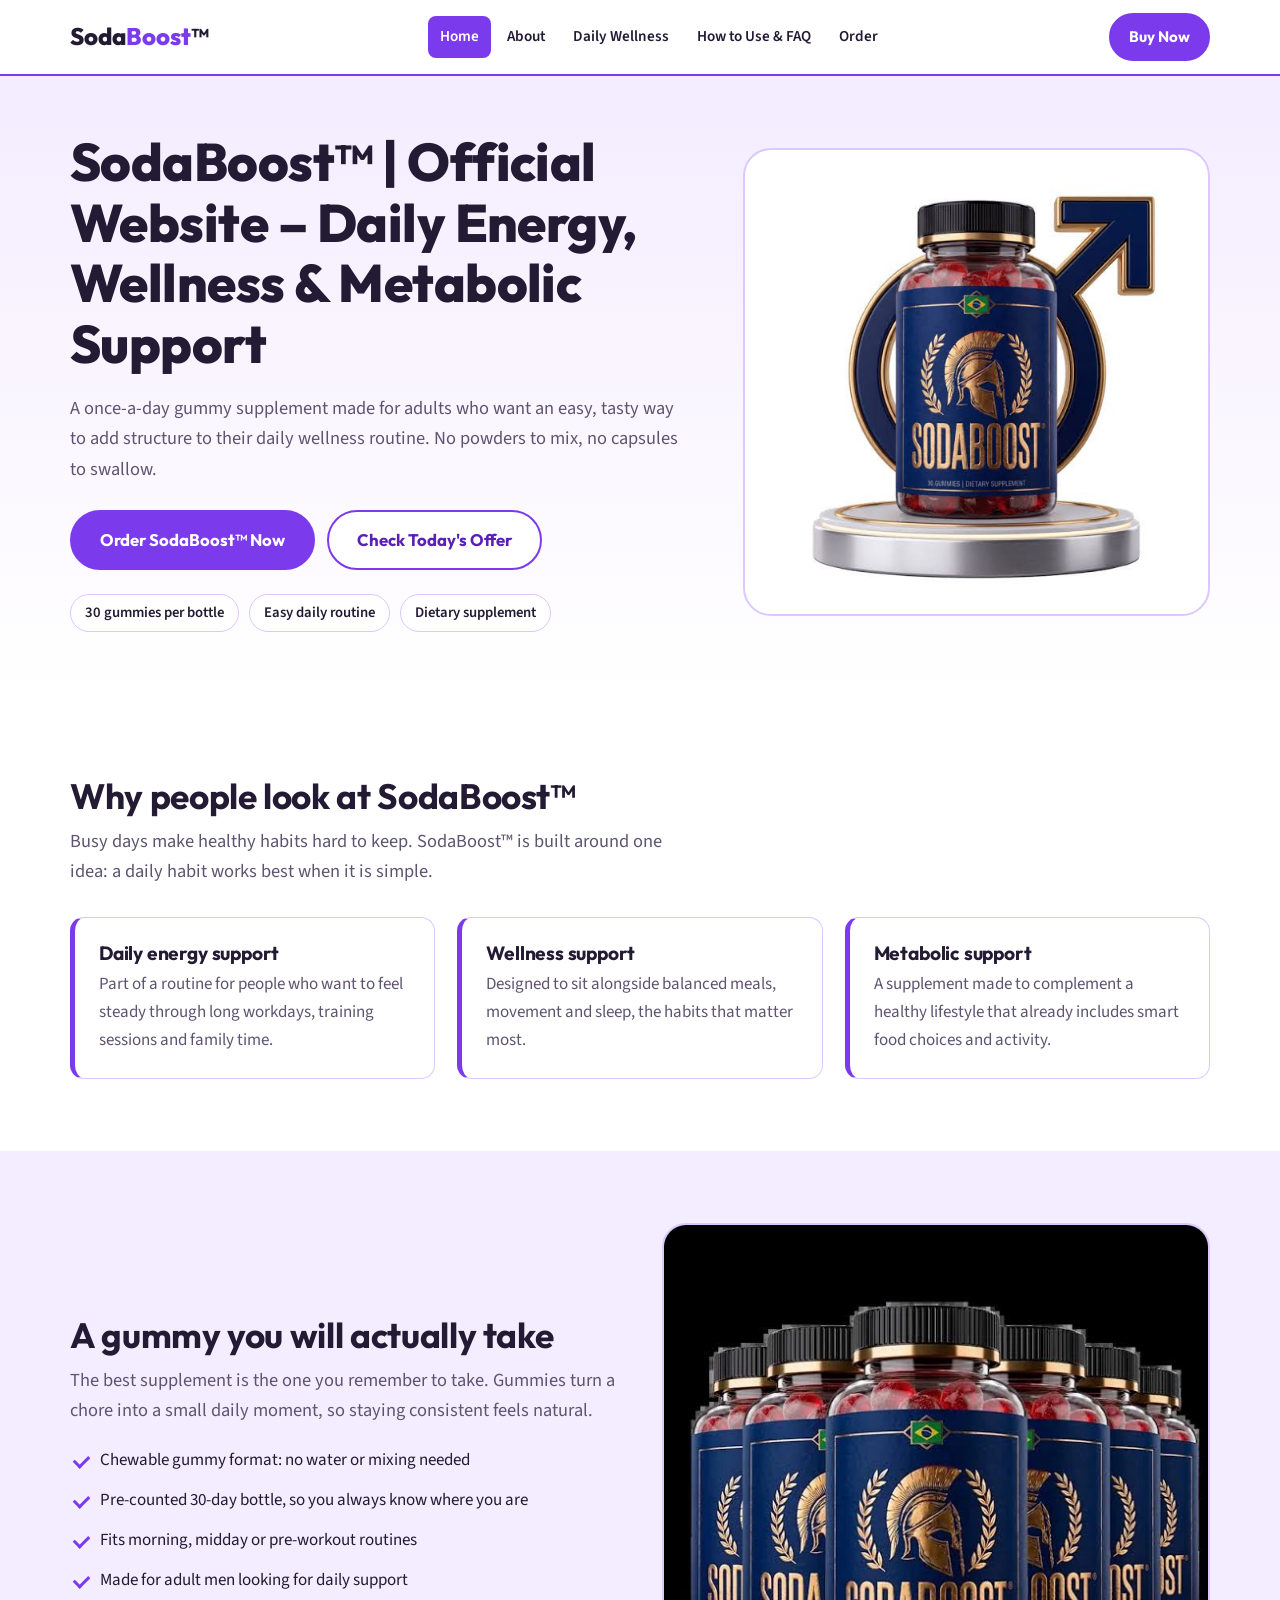
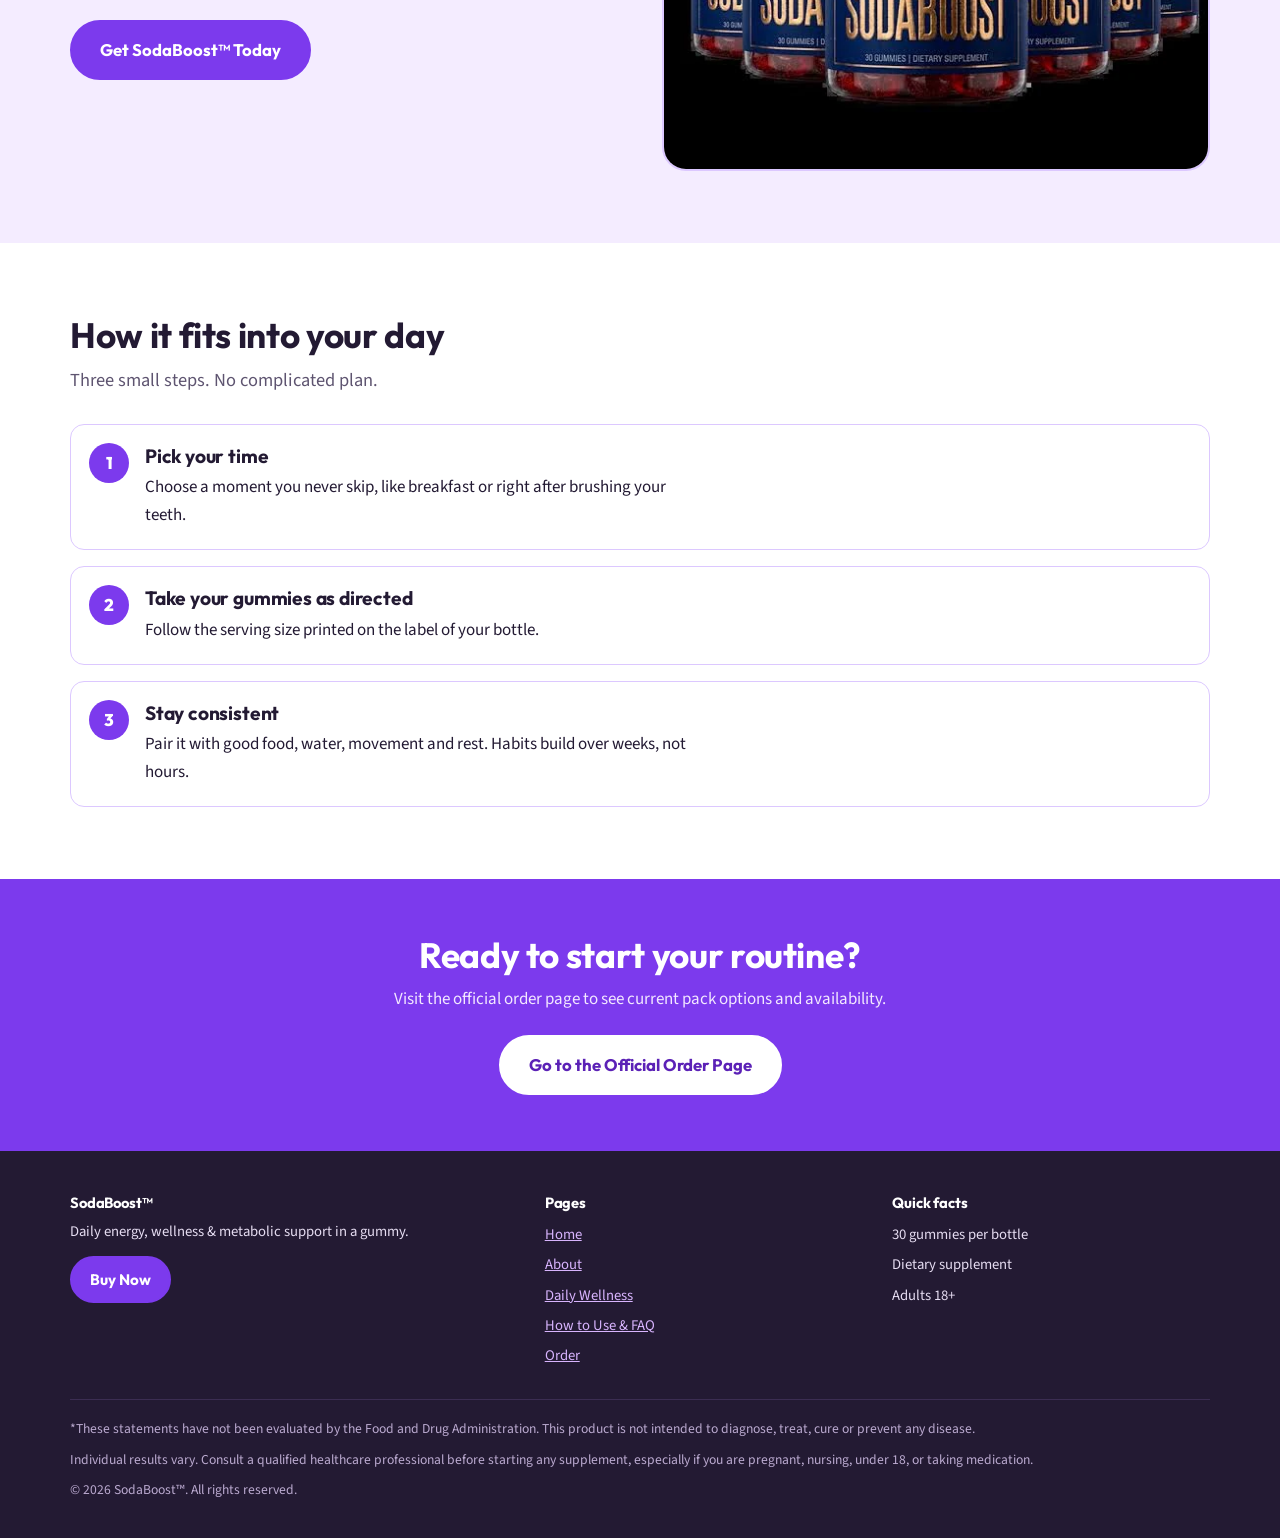
<file: index.html>
<!DOCTYPE html>
<html lang="en">
<head>
<meta charset="UTF-8">
<meta name="viewport" content="width=device-width, initial-scale=1">
<title>SodaBoost™ | Official Website – Daily Energy, Wellness & Metabolic Support</title>
<meta name="description" content="SodaBoost™ gummies: a daily dietary supplement made to fit a routine focused on energy, wellness and metabolic support.">
<link rel="preconnect" href="https://fonts.googleapis.com">
<link rel="preconnect" href="https://fonts.gstatic.com" crossorigin>
<link href="https://fonts.googleapis.com/css2?family=Outfit:wght@600;700;800&family=Source+Sans+3:wght@400;600;700&display=swap" rel="stylesheet">
<link rel="stylesheet" href="style.css">
</head>
<body>

<header class="site-header">
  <div class="header-in">
    <a class="brand" href="#home">Soda<span>Boost</span>™</a>
    <nav aria-label="Main">
      <ul>
        <li><a href="#home">Home</a></li>
        <li><a href="#about">About</a></li>
        <li><a href="#wellness">Daily Wellness</a></li>
        <li><a href="#faq">How to Use &amp; FAQ</a></li>
        <li><a href="#order">Order</a></li>
      </ul>
    </nav>
    <a class="btn btn-small" href="https://taptobuynow.com/sodaboost/">Buy Now</a>
  </div>
</header>

<main>

<!-- ============ PAGE 1: HOME ============ -->
<section class="page" id="home">
  <div class="hero">
    <div class="wrap hero-grid">
      <div>
        <h1>SodaBoost™ | Official Website – Daily Energy, Wellness &amp; Metabolic Support</h1>
        <p class="lead">A once-a-day gummy supplement made for adults who want an easy, tasty way to add structure to their daily wellness routine. No powders to mix, no capsules to swallow.</p>
        <div class="btn-row">
          <a class="btn" href="https://taptobuynow.com/sodaboost/">Order SodaBoost™ Now</a>
          <a class="btn ghost" href="https://taptobuynow.com/sodaboost/">Check Today's Offer</a>
        </div>
        <ul class="trust">
          <li>30 gummies per bottle</li>
          <li>Easy daily routine</li>
          <li>Dietary supplement</li>
        </ul>
      </div>
      <div class="hero-img"><img src="[data-uri]" alt="SodaBoost bottle containing 30 red gummies, shown on a display stand" width="554" height="554"></div>
    </div>
  </div>

  <div class="section">
    <div class="wrap">
      <h2>Why people look at SodaBoost™</h2>
      <p class="lead">Busy days make healthy habits hard to keep. SodaBoost™ is built around one idea: a daily habit works best when it is simple.</p>
      <div class="grid g3">
        <div class="card"><h3>Daily energy support</h3><p>Part of a routine for people who want to feel steady through long workdays, training sessions and family time.</p></div>
        <div class="card"><h3>Wellness support</h3><p>Designed to sit alongside balanced meals, movement and sleep, the habits that matter most.</p></div>
        <div class="card"><h3>Metabolic support</h3><p>A supplement made to complement a healthy lifestyle that already includes smart food choices and activity.</p></div>
      </div>
    </div>
  </div>

  <div class="section tint">
    <div class="wrap split">
      <div>
        <h2>A gummy you will actually take</h2>
        <p class="lead">The best supplement is the one you remember to take. Gummies turn a chore into a small daily moment, so staying consistent feels natural.</p>
        <ul class="ticks">
          <li>Chewable gummy format: no water or mixing needed</li>
          <li>Pre-counted 30-day bottle, so you always know where you are</li>
          <li>Fits morning, midday or pre-workout routines</li>
          <li>Made for adult men looking for daily support</li>
        </ul>
        <p style="margin-top:20px"><a class="btn" href="https://taptobuynow.com/sodaboost/">Get SodaBoost™ Today</a></p>
      </div>
      <img src="[data-uri]" alt="Six bottles of SodaBoost gummy dietary supplement" width="554" height="554">
    </div>
  </div>

  <div class="section">
    <div class="wrap">
      <h2>How it fits into your day</h2>
      <p class="lead">Three small steps. No complicated plan.</p>
      <ol class="steps">
        <li><h3>Pick your time</h3><p>Choose a moment you never skip, like breakfast or right after brushing your teeth.</p></li>
        <li><h3>Take your gummies as directed</h3><p>Follow the serving size printed on the label of your bottle.</p></li>
        <li><h3>Stay consistent</h3><p>Pair it with good food, water, movement and rest. Habits build over weeks, not hours.</p></li>
      </ol>
    </div>
  </div>

  <div class="cta-band">
    <div class="wrap">
      <h2>Ready to start your routine?</h2>
      <p>Visit the official order page to see current pack options and availability.</p>
      <a class="btn" href="https://taptobuynow.com/sodaboost/">Go to the Official Order Page</a>
    </div>
  </div>
</section>

<!-- ============ PAGE 2: ABOUT ============ -->
<section class="page" id="about">
  <div class="page-head"><div class="wrap">
    <h1>About SodaBoost™</h1>
    <p class="lead">The idea, the format and the standards behind the brand.</p>
  </div></div>

  <div class="section">
    <div class="wrap split">
      <div>
        <h2>Our story</h2>
        <p>SodaBoost™ started with a simple observation: many adults want daily support for energy and wellness, but they are tired of complicated routines, chalky powders and oversized pills.</p>
        <p style="margin-top:14px">So the goal became a chewable gummy supplement that is easy to take, easy to remember and easy to fit around a real schedule. The bottle design, with its bold spartan emblem and laurel wreath, reflects the brand's focus on discipline and consistency.</p>
        <p style="margin-top:14px">Each bottle holds 30 gummies, one for each day of a month-long routine.</p>
      </div>
      <img src="[data-uri]" alt="SodaBoost supplement bottle" width="554" height="554">
    </div>
  </div>

  <div class="section tint">
    <div class="wrap">
      <h2>What we stand for</h2>
      <div class="grid g4">
        <div class="card"><h3>Simplicity</h3><p>One format, one daily habit, clear directions on the label.</p></div>
        <div class="card"><h3>Consistency</h3><p>Real routines are built by showing up every day, not by quick fixes.</p></div>
        <div class="card"><h3>Transparency</h3><p>We describe what a supplement is meant to do: support, not cure or treat.</p></div>
        <div class="card"><h3>Responsibility</h3><p>We encourage people to read labels and speak with a healthcare professional.</p></div>
      </div>
    </div>
  </div>

  <div class="section">
    <div class="wrap">
      <h2>Who SodaBoost™ is made for</h2>
      <div class="grid g2">
        <div class="card"><h3>Active adults</h3><p>People who train, play sports or stay on their feet and want to add a supplement step to their routine.</p></div>
        <div class="card"><h3>Busy professionals</h3><p>Anyone juggling work, family and travel who needs a habit that takes seconds.</p></div>
        <div class="card"><h3>Gummy fans</h3><p>Men who prefer chewable supplements over capsules, tablets or powders.</p></div>
        <div class="card"><h3>Routine builders</h3><p>People who like a clear 30-day plan and want to track their progress with a pre-counted bottle.</p></div>
      </div>
      <p class="notice">SodaBoost™ is intended for adults 18 and over. Not recommended for anyone under 18.</p>
    </div>
  </div>

  <div class="cta-band">
    <div class="wrap">
      <h2>Learn more or place your order</h2>
      <p>The official page lists current packs and ordering details.</p>
      <a class="btn" href="https://taptobuynow.com/sodaboost/">Order SodaBoost™</a>
    </div>
  </div>
</section>

<!-- ============ PAGE 3: DAILY WELLNESS ============ -->
<section class="page" id="wellness">
  <div class="page-head"><div class="wrap">
    <h1>Daily Wellness</h1>
    <p class="lead">A supplement works best as one part of a bigger picture. Here are the habits that give SodaBoost™ the best foundation.</p>
  </div></div>

  <div class="section">
    <div class="wrap">
      <h2>Energy: build it from the ground up</h2>
      <p class="lead">Steady energy comes mostly from daily choices. A gummy supplement can sit on top of these basics.</p>
      <div class="grid g3">
        <div class="card"><h3>Sleep</h3><p>Aim for a regular sleep schedule. Consistent bed and wake times help you feel more alert during the day.</p></div>
        <div class="card"><h3>Hydration</h3><p>Even mild dehydration can make you feel tired. Keep water within reach and sip through the day.</p></div>
        <div class="card"><h3>Balanced meals</h3><p>Combine protein, fibre and healthy fats to avoid big swings between meals.</p></div>
      </div>
    </div>
  </div>

  <div class="section tint">
    <div class="wrap">
      <h2>Metabolic support: small habits, steady effort</h2>
      <p class="lead">"Metabolic support" describes a lifestyle approach, not a magic switch. These everyday actions matter most.</p>
      <ul class="ticks">
        <li>Walk after meals, even for 10 minutes</li>
        <li>Choose whole foods more often than ultra-processed snacks</li>
        <li>Strength train two to three times a week if your doctor agrees</li>
        <li>Limit sugary drinks and keep portions sensible</li>
        <li>Get regular check-ups and discuss supplements with your doctor</li>
      </ul>
    </div>
  </div>

  <div class="section">
    <div class="wrap">
      <h2>A sample day with SodaBoost™</h2>
      <div class="table-scroll">
      <table>
        <thead><tr><th>Time</th><th>Habit</th><th>Why it helps</th></tr></thead>
        <tbody>
          <tr><td>Morning</td><td>Glass of water, breakfast, then your gummies as directed</td><td>Pairs the supplement with a habit you already do</td></tr>
          <tr><td>Midday</td><td>Balanced lunch and a 10-minute walk</td><td>Supports steady energy for the afternoon</td></tr>
          <tr><td>Afternoon</td><td>Water and a protein-rich snack</td><td>Helps avoid the mid-day slump</td></tr>
          <tr><td>Evening</td><td>Light activity, relaxed dinner, screens off early</td><td>Prepares your body for good sleep</td></tr>
        </tbody>
      </table>
      </div>
    </div>
  </div>

  <div class="section tint">
    <div class="wrap">
      <h2>Your 30-day routine</h2>
      <ol class="steps">
        <li><h3>Week 1: Settle in</h3><p>Pick your daily time and set a phone reminder. Focus only on remembering.</p></li>
        <li><h3>Week 2: Add movement</h3><p>Add a short walk or workout three days a week.</p></li>
        <li><h3>Week 3: Tidy your plate</h3><p>Swap one processed snack a day for a whole food option.</p></li>
        <li><h3>Week 4: Review</h3><p>Note how you feel, how consistent you were and what to keep going.</p></li>
      </ol>
      <p style="margin-top:26px"><a class="btn" href="https://taptobuynow.com/sodaboost/">Start My 30-Day Routine</a></p>
    </div>
  </div>
</section>

<!-- ============ PAGE 4: HOW TO USE & FAQ ============ -->
<section class="page" id="faq">
  <div class="page-head"><div class="wrap">
    <h1>How to Use &amp; FAQ</h1>
    <p class="lead">Clear answers to the questions we hear most.</p>
  </div></div>

  <div class="section">
    <div class="wrap">
      <h2>How to use SodaBoost™</h2>
      <ol class="steps">
        <li><h3>Read the label</h3><p>Check the Supplement Facts panel, serving size and ingredient list on your bottle before you start.</p></li>
        <li><h3>Take as directed</h3><p>Use only the serving size shown on the label. Taking more does not mean better results.</p></li>
        <li><h3>Keep it regular</h3><p>Take it at the same time each day, with or without food as the label advises.</p></li>
        <li><h3>Store it well</h3><p>Keep the bottle tightly closed in a cool, dry place away from direct sun and out of reach of children.</p></li>
      </ol>
    </div>
  </div>

  <div class="section tint">
    <div class="wrap">
      <h2>Frequently asked questions</h2>

      <details><summary>What is SodaBoost™?</summary><p>SodaBoost™ is a gummy dietary supplement sold in bottles of 30 gummies. It is made to support a daily routine focused on energy, wellness and metabolic health.</p></details>

      <details><summary>Who can take it?</summary><p>It is made for adults 18 and over. If you are pregnant, nursing, taking medication or have a medical condition, speak with your healthcare professional before use.</p></details>

      <details><summary>How many gummies should I take?</summary><p>Follow the serving size printed on your bottle. Do not exceed the recommended amount.</p></details>

      <details><summary>How long does one bottle last?</summary><p>Each bottle contains 30 gummies. At the labelled serving size, check the label to see how many days that covers.</p></details>

      <details><summary>When will I notice a difference?</summary><p>Everyone is different. Supplements are not instant, and results depend on diet, sleep, activity and individual factors. Consistency over several weeks is a sensible way to judge your own routine.</p></details>

      <details><summary>Can I take it with other supplements or medicines?</summary><p>Ask your doctor or pharmacist before combining any supplements with medication or other products.</p></details>

      <details><summary>Does SodaBoost™ replace healthy habits?</summary><p>No. It is a supplement, not a substitute for balanced meals, exercise, sleep or medical care.</p></details>

      <details><summary>Does it treat or cure any condition?</summary><p>No. SodaBoost™ is a dietary supplement. It is not intended to diagnose, treat, cure or prevent any disease.</p></details>

      <details><summary>Where do I order?</summary><p>Orders are placed through the official order page. Use any button on this site to go there and see current packs and availability.</p></details>

      <details><summary>What if I have questions about my order?</summary><p>Contact details, shipping terms and any return policy are shown on the official order page. Please review them before purchasing.</p></details>

      <p style="margin-top:28px"><a class="btn" href="https://taptobuynow.com/sodaboost/">Visit the Official Order Page</a></p>
    </div>
  </div>
</section>

<!-- ============ PAGE 5: ORDER ============ -->
<section class="page" id="order">
  <div class="page-head"><div class="wrap">
    <h1>Order SodaBoost™</h1>
    <p class="lead">Choose the pack that suits your routine. Final pricing, availability and terms are shown on the official order page.</p>
  </div></div>

  <div class="section">
    <div class="wrap">
      <div class="split">
        <img src="[data-uri]" alt="Multiple bottles of SodaBoost gummies" width="554" height="554">
        <div>
          <h2>Stock up and stay consistent</h2>
          <p class="lead">A daily routine works best when you never run out. Multi-bottle packs let you plan ahead for several months.</p>
          <ul class="ticks">
            <li>30 gummies in every bottle</li>
            <li>Convenient chewable format</li>
            <li>Order directly from the official page</li>
            <li>Review pricing and terms before you buy</li>
          </ul>
          <p style="margin-top:20px"><a class="btn" href="https://taptobuynow.com/sodaboost/">Order Now</a></p>
        </div>
      </div>

      <div class="grid g3">
        <div class="card pack"><h3>Starter</h3><p>One bottle for a 30-day trial of your new routine.</p><a class="btn btn-small" href="https://taptobuynow.com/sodaboost/">Select Starter</a></div>
        <div class="card pack best"><span class="tag">Popular choice</span><h3>Multi-Bottle Pack</h3><p>Plan ahead for a few months of consistent use.</p><a class="btn btn-small" href="https://taptobuynow.com/sodaboost/">Select Multi-Bottle</a></div>
        <div class="card pack"><h3>Best for Long Term</h3><p>The largest pack, for people committed to a longer routine.</p><a class="btn btn-small" href="https://taptobuynow.com/sodaboost/">Select Largest Pack</a></div>
      </div>

      <h2 style="margin-top:56px">Before you order</h2>
      <ul class="ticks">
        <li>Confirm you are 18 or older</li>
        <li>Speak with your healthcare professional if you have a health condition or take medication</li>
        <li>Check shipping, returns and contact details on the official order page</li>
        <li>Buy only from the official link on this site</li>
      </ul>
    </div>
  </div>

  <div class="cta-band">
    <div class="wrap">
      <h2>Take the next step</h2>
      <p>Go to the official page to see current packs and complete your order.</p>
      <a class="btn" href="https://taptobuynow.com/sodaboost/">Order SodaBoost™ Now</a>
    </div>
  </div>
</section>

</main>

<footer>
  <div class="wrap">
    <div class="foot-grid">
      <div>
        <h4>SodaBoost™</h4>
        <p>Daily energy, wellness &amp; metabolic support in a gummy.</p>
        <p style="margin-top:12px"><a class="btn btn-small" href="https://taptobuynow.com/sodaboost/">Buy Now</a></p>
      </div>
      <div>
        <h4>Pages</h4>
        <ul>
          <li><a href="#home">Home</a></li>
          <li><a href="#about">About</a></li>
          <li><a href="#wellness">Daily Wellness</a></li>
          <li><a href="#faq">How to Use &amp; FAQ</a></li>
          <li><a href="#order">Order</a></li>
        </ul>
      </div>
      <div>
        <h4>Quick facts</h4>
        <ul>
          <li>30 gummies per bottle</li>
          <li>Dietary supplement</li>
          <li>Adults 18+</li>
        </ul>
      </div>
    </div>
    <div class="legal">
      <p>*These statements have not been evaluated by the Food and Drug Administration. This product is not intended to diagnose, treat, cure or prevent any disease.</p>
      <p>Individual results vary. Consult a qualified healthcare professional before starting any supplement, especially if you are pregnant, nursing, under 18, or taking medication.</p>
      <p>&copy; 2026 SodaBoost™. All rights reserved.</p>
    </div>
  </div>
</footer>

</body>
</html>
</file>
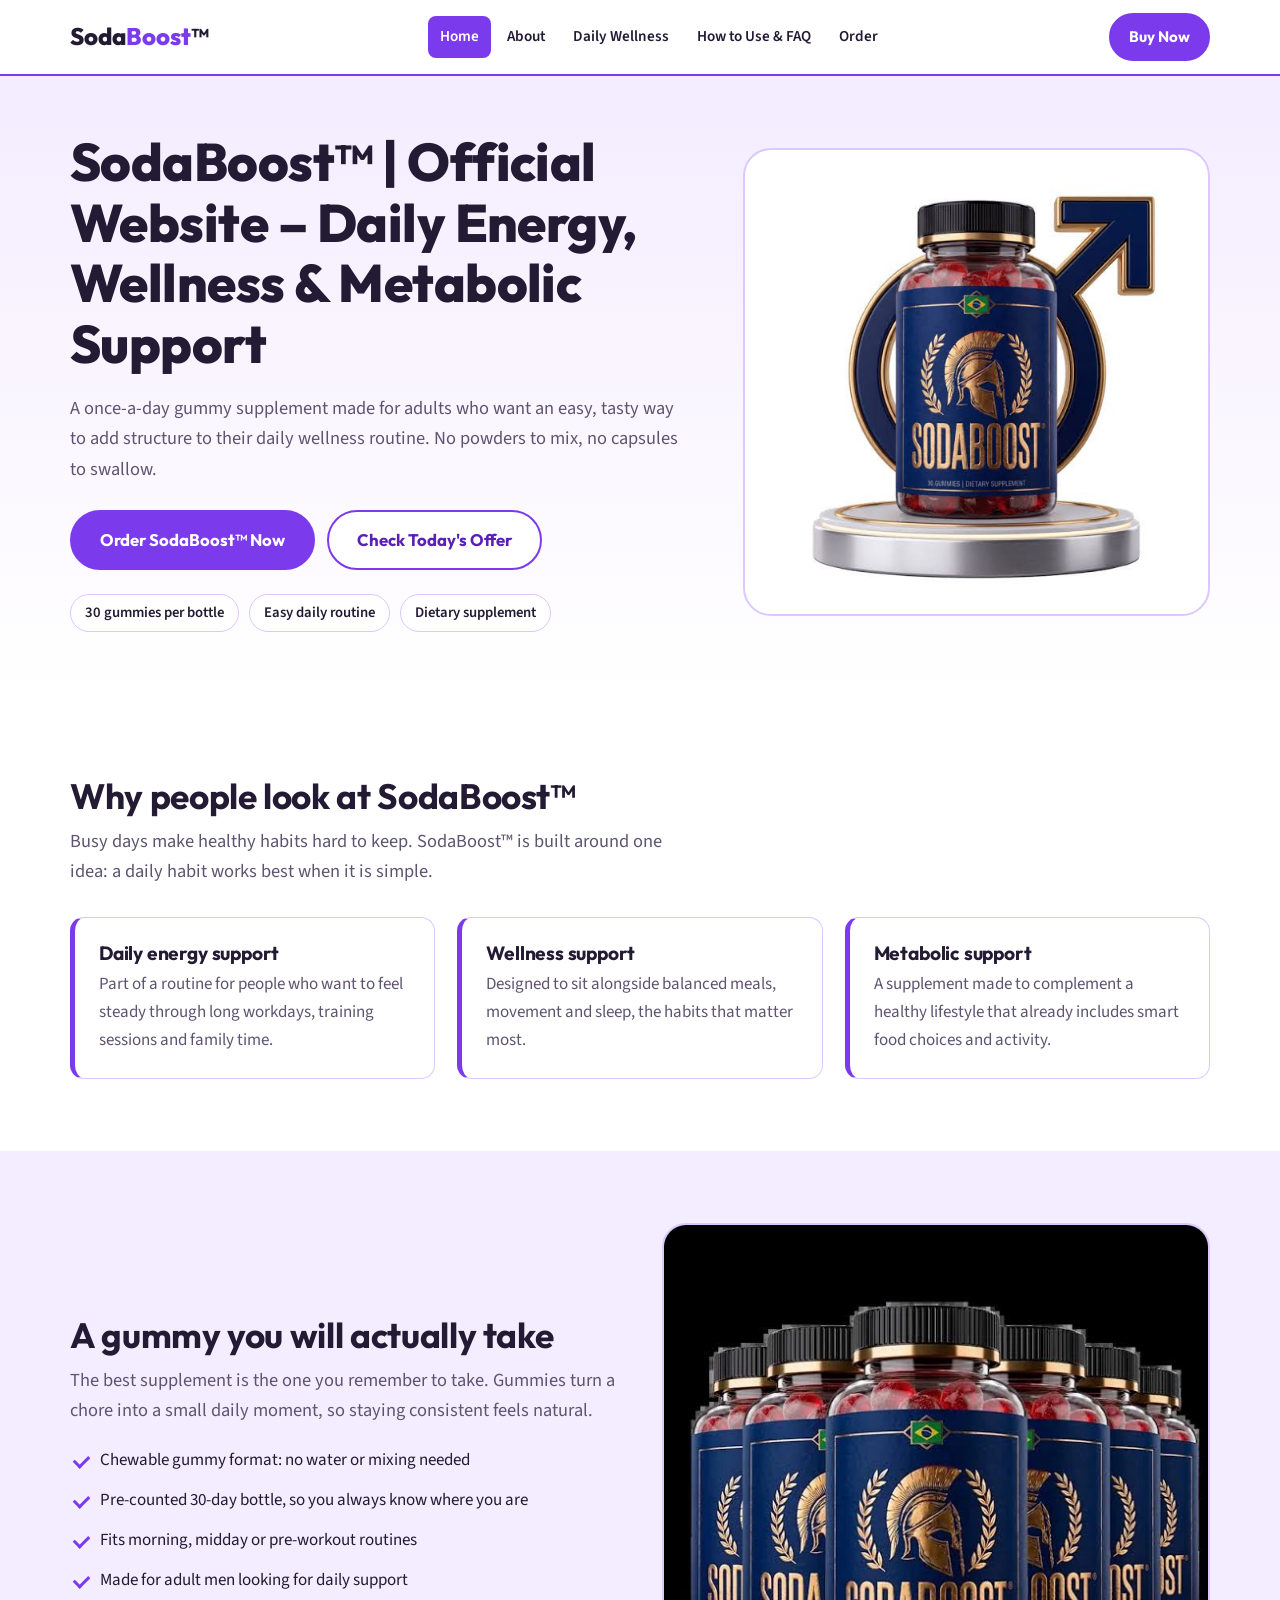
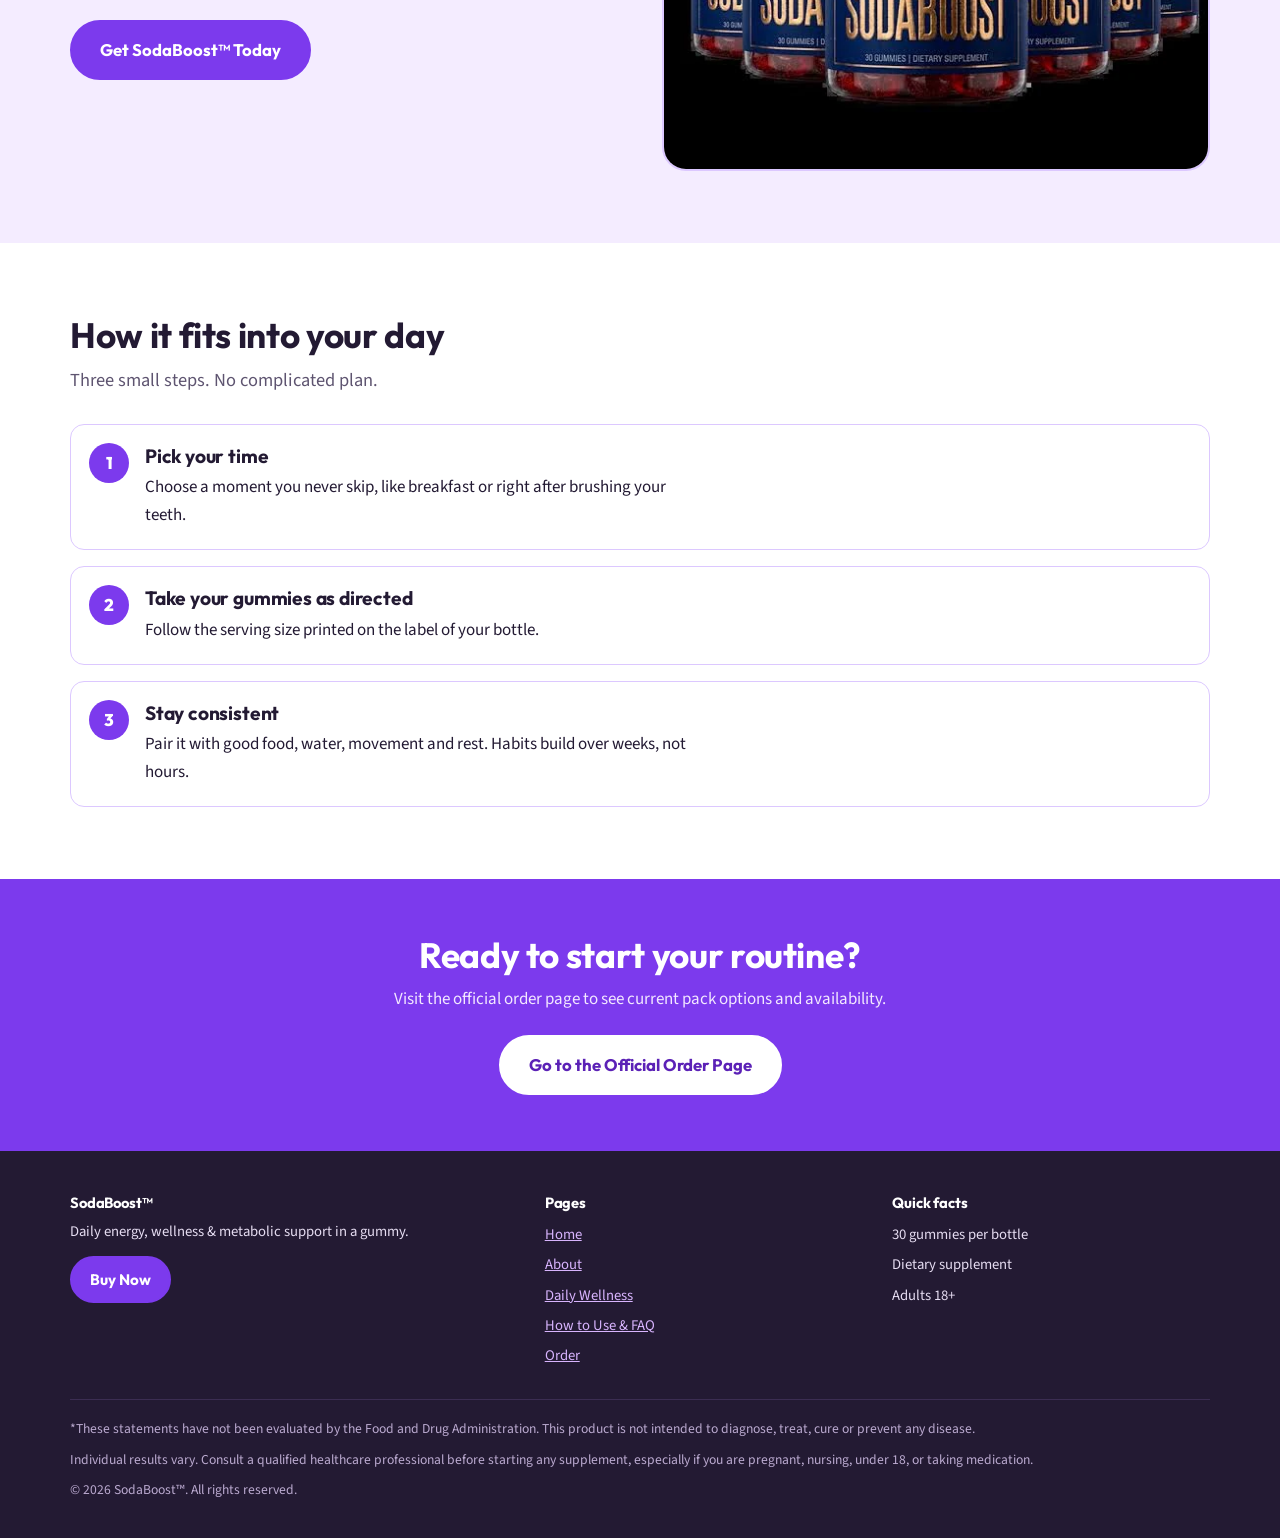
<file: index-purple.html>
<!DOCTYPE html>
<html lang="en">
<head>
<meta charset="UTF-8">
<meta name="viewport" content="width=device-width, initial-scale=1">
<title>SodaBoost™ | Official Website – Daily Energy, Wellness & Metabolic Support</title>
<meta name="description" content="SodaBoost™ gummies: a daily dietary supplement made to fit a routine focused on energy, wellness and metabolic support.">
<link rel="preconnect" href="https://fonts.googleapis.com">
<link rel="preconnect" href="https://fonts.gstatic.com" crossorigin>
<link href="https://fonts.googleapis.com/css2?family=Outfit:wght@600;700;800&family=Source+Sans+3:wght@400;600;700&display=swap" rel="stylesheet">
<link rel="stylesheet" href="style-purple.css">
</head>
<body>

<header class="site-header">
  <div class="header-in">
    <a class="brand" href="#home">Soda<span>Boost</span>™</a>
    <nav aria-label="Main">
      <ul>
        <li><a href="#home">Home</a></li>
        <li><a href="#about">About</a></li>
        <li><a href="#wellness">Daily Wellness</a></li>
        <li><a href="#faq">How to Use &amp; FAQ</a></li>
        <li><a href="#order">Order</a></li>
      </ul>
    </nav>
    <a class="btn btn-small" href="https://taptobuynow.com/sodaboost/">Buy Now</a>
  </div>
</header>

<main>

<!-- ============ PAGE 1: HOME ============ -->
<section class="page" id="home">
  <div class="hero">
    <div class="wrap hero-grid">
      <div>
        <h1>SodaBoost™ | Official Website – Daily Energy, Wellness &amp; Metabolic Support</h1>
        <p class="lead">A once-a-day gummy supplement made for adults who want an easy, tasty way to add structure to their daily wellness routine. No powders to mix, no capsules to swallow.</p>
        <div class="btn-row">
          <a class="btn" href="https://taptobuynow.com/sodaboost/">Order SodaBoost™ Now</a>
          <a class="btn ghost" href="https://taptobuynow.com/sodaboost/">Check Today's Offer</a>
        </div>
        <ul class="trust">
          <li>30 gummies per bottle</li>
          <li>Easy daily routine</li>
          <li>Dietary supplement</li>
        </ul>
      </div>
      <div class="hero-img"><img src="[data-uri]" alt="SodaBoost bottle containing 30 red gummies, shown on a display stand" width="554" height="554"></div>
    </div>
  </div>

  <div class="section">
    <div class="wrap">
      <h2>Why people look at SodaBoost™</h2>
      <p class="lead">Busy days make healthy habits hard to keep. SodaBoost™ is built around one idea: a daily habit works best when it is simple.</p>
      <div class="grid g3">
        <div class="card"><h3>Daily energy support</h3><p>Part of a routine for people who want to feel steady through long workdays, training sessions and family time.</p></div>
        <div class="card"><h3>Wellness support</h3><p>Designed to sit alongside balanced meals, movement and sleep, the habits that matter most.</p></div>
        <div class="card"><h3>Metabolic support</h3><p>A supplement made to complement a healthy lifestyle that already includes smart food choices and activity.</p></div>
      </div>
    </div>
  </div>

  <div class="section tint">
    <div class="wrap split">
      <div>
        <h2>A gummy you will actually take</h2>
        <p class="lead">The best supplement is the one you remember to take. Gummies turn a chore into a small daily moment, so staying consistent feels natural.</p>
        <ul class="ticks">
          <li>Chewable gummy format: no water or mixing needed</li>
          <li>Pre-counted 30-day bottle, so you always know where you are</li>
          <li>Fits morning, midday or pre-workout routines</li>
          <li>Made for adult men looking for daily support</li>
        </ul>
        <p style="margin-top:20px"><a class="btn" href="https://taptobuynow.com/sodaboost/">Get SodaBoost™ Today</a></p>
      </div>
      <img src="[data-uri]" alt="Six bottles of SodaBoost gummy dietary supplement" width="554" height="554">
    </div>
  </div>

  <div class="section">
    <div class="wrap">
      <h2>How it fits into your day</h2>
      <p class="lead">Three small steps. No complicated plan.</p>
      <ol class="steps">
        <li><h3>Pick your time</h3><p>Choose a moment you never skip, like breakfast or right after brushing your teeth.</p></li>
        <li><h3>Take your gummies as directed</h3><p>Follow the serving size printed on the label of your bottle.</p></li>
        <li><h3>Stay consistent</h3><p>Pair it with good food, water, movement and rest. Habits build over weeks, not hours.</p></li>
      </ol>
    </div>
  </div>

  <div class="cta-band">
    <div class="wrap">
      <h2>Ready to start your routine?</h2>
      <p>Visit the official order page to see current pack options and availability.</p>
      <a class="btn" href="https://taptobuynow.com/sodaboost/">Go to the Official Order Page</a>
    </div>
  </div>
</section>

<!-- ============ PAGE 2: ABOUT ============ -->
<section class="page" id="about">
  <div class="page-head"><div class="wrap">
    <h1>About SodaBoost™</h1>
    <p class="lead">The idea, the format and the standards behind the brand.</p>
  </div></div>

  <div class="section">
    <div class="wrap split">
      <div>
        <h2>Our story</h2>
        <p>SodaBoost™ started with a simple observation: many adults want daily support for energy and wellness, but they are tired of complicated routines, chalky powders and oversized pills.</p>
        <p style="margin-top:14px">So the goal became a chewable gummy supplement that is easy to take, easy to remember and easy to fit around a real schedule. The bottle design, with its bold spartan emblem and laurel wreath, reflects the brand's focus on discipline and consistency.</p>
        <p style="margin-top:14px">Each bottle holds 30 gummies, one for each day of a month-long routine.</p>
      </div>
      <img src="[data-uri]" alt="SodaBoost supplement bottle" width="554" height="554">
    </div>
  </div>

  <div class="section tint">
    <div class="wrap">
      <h2>What we stand for</h2>
      <div class="grid g4">
        <div class="card"><h3>Simplicity</h3><p>One format, one daily habit, clear directions on the label.</p></div>
        <div class="card"><h3>Consistency</h3><p>Real routines are built by showing up every day, not by quick fixes.</p></div>
        <div class="card"><h3>Transparency</h3><p>We describe what a supplement is meant to do: support, not cure or treat.</p></div>
        <div class="card"><h3>Responsibility</h3><p>We encourage people to read labels and speak with a healthcare professional.</p></div>
      </div>
    </div>
  </div>

  <div class="section">
    <div class="wrap">
      <h2>Who SodaBoost™ is made for</h2>
      <div class="grid g2">
        <div class="card"><h3>Active adults</h3><p>People who train, play sports or stay on their feet and want to add a supplement step to their routine.</p></div>
        <div class="card"><h3>Busy professionals</h3><p>Anyone juggling work, family and travel who needs a habit that takes seconds.</p></div>
        <div class="card"><h3>Gummy fans</h3><p>Men who prefer chewable supplements over capsules, tablets or powders.</p></div>
        <div class="card"><h3>Routine builders</h3><p>People who like a clear 30-day plan and want to track their progress with a pre-counted bottle.</p></div>
      </div>
      <p class="notice">SodaBoost™ is intended for adults 18 and over. Not recommended for anyone under 18.</p>
    </div>
  </div>

  <div class="cta-band">
    <div class="wrap">
      <h2>Learn more or place your order</h2>
      <p>The official page lists current packs and ordering details.</p>
      <a class="btn" href="https://taptobuynow.com/sodaboost/">Order SodaBoost™</a>
    </div>
  </div>
</section>

<!-- ============ PAGE 3: DAILY WELLNESS ============ -->
<section class="page" id="wellness">
  <div class="page-head"><div class="wrap">
    <h1>Daily Wellness</h1>
    <p class="lead">A supplement works best as one part of a bigger picture. Here are the habits that give SodaBoost™ the best foundation.</p>
  </div></div>

  <div class="section">
    <div class="wrap">
      <h2>Energy: build it from the ground up</h2>
      <p class="lead">Steady energy comes mostly from daily choices. A gummy supplement can sit on top of these basics.</p>
      <div class="grid g3">
        <div class="card"><h3>Sleep</h3><p>Aim for a regular sleep schedule. Consistent bed and wake times help you feel more alert during the day.</p></div>
        <div class="card"><h3>Hydration</h3><p>Even mild dehydration can make you feel tired. Keep water within reach and sip through the day.</p></div>
        <div class="card"><h3>Balanced meals</h3><p>Combine protein, fibre and healthy fats to avoid big swings between meals.</p></div>
      </div>
    </div>
  </div>

  <div class="section tint">
    <div class="wrap">
      <h2>Metabolic support: small habits, steady effort</h2>
      <p class="lead">"Metabolic support" describes a lifestyle approach, not a magic switch. These everyday actions matter most.</p>
      <ul class="ticks">
        <li>Walk after meals, even for 10 minutes</li>
        <li>Choose whole foods more often than ultra-processed snacks</li>
        <li>Strength train two to three times a week if your doctor agrees</li>
        <li>Limit sugary drinks and keep portions sensible</li>
        <li>Get regular check-ups and discuss supplements with your doctor</li>
      </ul>
    </div>
  </div>

  <div class="section">
    <div class="wrap">
      <h2>A sample day with SodaBoost™</h2>
      <div class="table-scroll">
      <table>
        <thead><tr><th>Time</th><th>Habit</th><th>Why it helps</th></tr></thead>
        <tbody>
          <tr><td>Morning</td><td>Glass of water, breakfast, then your gummies as directed</td><td>Pairs the supplement with a habit you already do</td></tr>
          <tr><td>Midday</td><td>Balanced lunch and a 10-minute walk</td><td>Supports steady energy for the afternoon</td></tr>
          <tr><td>Afternoon</td><td>Water and a protein-rich snack</td><td>Helps avoid the mid-day slump</td></tr>
          <tr><td>Evening</td><td>Light activity, relaxed dinner, screens off early</td><td>Prepares your body for good sleep</td></tr>
        </tbody>
      </table>
      </div>
    </div>
  </div>

  <div class="section tint">
    <div class="wrap">
      <h2>Your 30-day routine</h2>
      <ol class="steps">
        <li><h3>Week 1: Settle in</h3><p>Pick your daily time and set a phone reminder. Focus only on remembering.</p></li>
        <li><h3>Week 2: Add movement</h3><p>Add a short walk or workout three days a week.</p></li>
        <li><h3>Week 3: Tidy your plate</h3><p>Swap one processed snack a day for a whole food option.</p></li>
        <li><h3>Week 4: Review</h3><p>Note how you feel, how consistent you were and what to keep going.</p></li>
      </ol>
      <p style="margin-top:26px"><a class="btn" href="https://taptobuynow.com/sodaboost/">Start My 30-Day Routine</a></p>
    </div>
  </div>
</section>

<!-- ============ PAGE 4: HOW TO USE & FAQ ============ -->
<section class="page" id="faq">
  <div class="page-head"><div class="wrap">
    <h1>How to Use &amp; FAQ</h1>
    <p class="lead">Clear answers to the questions we hear most.</p>
  </div></div>

  <div class="section">
    <div class="wrap">
      <h2>How to use SodaBoost™</h2>
      <ol class="steps">
        <li><h3>Read the label</h3><p>Check the Supplement Facts panel, serving size and ingredient list on your bottle before you start.</p></li>
        <li><h3>Take as directed</h3><p>Use only the serving size shown on the label. Taking more does not mean better results.</p></li>
        <li><h3>Keep it regular</h3><p>Take it at the same time each day, with or without food as the label advises.</p></li>
        <li><h3>Store it well</h3><p>Keep the bottle tightly closed in a cool, dry place away from direct sun and out of reach of children.</p></li>
      </ol>
    </div>
  </div>

  <div class="section tint">
    <div class="wrap">
      <h2>Frequently asked questions</h2>

      <details><summary>What is SodaBoost™?</summary><p>SodaBoost™ is a gummy dietary supplement sold in bottles of 30 gummies. It is made to support a daily routine focused on energy, wellness and metabolic health.</p></details>

      <details><summary>Who can take it?</summary><p>It is made for adults 18 and over. If you are pregnant, nursing, taking medication or have a medical condition, speak with your healthcare professional before use.</p></details>

      <details><summary>How many gummies should I take?</summary><p>Follow the serving size printed on your bottle. Do not exceed the recommended amount.</p></details>

      <details><summary>How long does one bottle last?</summary><p>Each bottle contains 30 gummies. At the labelled serving size, check the label to see how many days that covers.</p></details>

      <details><summary>When will I notice a difference?</summary><p>Everyone is different. Supplements are not instant, and results depend on diet, sleep, activity and individual factors. Consistency over several weeks is a sensible way to judge your own routine.</p></details>

      <details><summary>Can I take it with other supplements or medicines?</summary><p>Ask your doctor or pharmacist before combining any supplements with medication or other products.</p></details>

      <details><summary>Does SodaBoost™ replace healthy habits?</summary><p>No. It is a supplement, not a substitute for balanced meals, exercise, sleep or medical care.</p></details>

      <details><summary>Does it treat or cure any condition?</summary><p>No. SodaBoost™ is a dietary supplement. It is not intended to diagnose, treat, cure or prevent any disease.</p></details>

      <details><summary>Where do I order?</summary><p>Orders are placed through the official order page. Use any button on this site to go there and see current packs and availability.</p></details>

      <details><summary>What if I have questions about my order?</summary><p>Contact details, shipping terms and any return policy are shown on the official order page. Please review them before purchasing.</p></details>

      <p style="margin-top:28px"><a class="btn" href="https://taptobuynow.com/sodaboost/">Visit the Official Order Page</a></p>
    </div>
  </div>
</section>

<!-- ============ PAGE 5: ORDER ============ -->
<section class="page" id="order">
  <div class="page-head"><div class="wrap">
    <h1>Order SodaBoost™</h1>
    <p class="lead">Choose the pack that suits your routine. Final pricing, availability and terms are shown on the official order page.</p>
  </div></div>

  <div class="section">
    <div class="wrap">
      <div class="split">
        <img src="[data-uri]" alt="Multiple bottles of SodaBoost gummies" width="554" height="554">
        <div>
          <h2>Stock up and stay consistent</h2>
          <p class="lead">A daily routine works best when you never run out. Multi-bottle packs let you plan ahead for several months.</p>
          <ul class="ticks">
            <li>30 gummies in every bottle</li>
            <li>Convenient chewable format</li>
            <li>Order directly from the official page</li>
            <li>Review pricing and terms before you buy</li>
          </ul>
          <p style="margin-top:20px"><a class="btn" href="https://taptobuynow.com/sodaboost/">Order Now</a></p>
        </div>
      </div>

      <div class="grid g3">
        <div class="card pack"><h3>Starter</h3><p>One bottle for a 30-day trial of your new routine.</p><a class="btn btn-small" href="https://taptobuynow.com/sodaboost/">Select Starter</a></div>
        <div class="card pack best"><span class="tag">Popular choice</span><h3>Multi-Bottle Pack</h3><p>Plan ahead for a few months of consistent use.</p><a class="btn btn-small" href="https://taptobuynow.com/sodaboost/">Select Multi-Bottle</a></div>
        <div class="card pack"><h3>Best for Long Term</h3><p>The largest pack, for people committed to a longer routine.</p><a class="btn btn-small" href="https://taptobuynow.com/sodaboost/">Select Largest Pack</a></div>
      </div>

      <h2 style="margin-top:56px">Before you order</h2>
      <ul class="ticks">
        <li>Confirm you are 18 or older</li>
        <li>Speak with your healthcare professional if you have a health condition or take medication</li>
        <li>Check shipping, returns and contact details on the official order page</li>
        <li>Buy only from the official link on this site</li>
      </ul>
    </div>
  </div>

  <div class="cta-band">
    <div class="wrap">
      <h2>Take the next step</h2>
      <p>Go to the official page to see current packs and complete your order.</p>
      <a class="btn" href="https://taptobuynow.com/sodaboost/">Order SodaBoost™ Now</a>
    </div>
  </div>
</section>

</main>

<footer>
  <div class="wrap">
    <div class="foot-grid">
      <div>
        <h4>SodaBoost™</h4>
        <p>Daily energy, wellness &amp; metabolic support in a gummy.</p>
        <p style="margin-top:12px"><a class="btn btn-small" href="https://taptobuynow.com/sodaboost/">Buy Now</a></p>
      </div>
      <div>
        <h4>Pages</h4>
        <ul>
          <li><a href="#home">Home</a></li>
          <li><a href="#about">About</a></li>
          <li><a href="#wellness">Daily Wellness</a></li>
          <li><a href="#faq">How to Use &amp; FAQ</a></li>
          <li><a href="#order">Order</a></li>
        </ul>
      </div>
      <div>
        <h4>Quick facts</h4>
        <ul>
          <li>30 gummies per bottle</li>
          <li>Dietary supplement</li>
          <li>Adults 18+</li>
        </ul>
      </div>
    </div>
    <div class="legal">
      <p>*These statements have not been evaluated by the Food and Drug Administration. This product is not intended to diagnose, treat, cure or prevent any disease.</p>
      <p>Individual results vary. Consult a qualified healthcare professional before starting any supplement, especially if you are pregnant, nursing, under 18, or taking medication.</p>
      <p>&copy; 2026 SodaBoost™. All rights reserved.</p>
    </div>
  </div>
</footer>

</body>
</html>
</file>
<file: style.css>
:root{
  --orange:#7C3AED;
  --orange-dark:#5B21B6;
  --orange-soft:#F4ECFF;
  --orange-line:#DCC8FF;
  --ink:#231A33;
  --muted:#5E5470;
  --white:#FFFFFF;
  --radius:14px;
  --header-h:76px;
}
*{box-sizing:border-box;margin:0;padding:0}
html{scroll-behavior:smooth;scroll-padding-top:calc(var(--header-h) + 12px)}
body{font-family:"Source Sans 3","Segoe UI",Arial,sans-serif;color:var(--ink);background:var(--white);line-height:1.65;font-size:17px}
h1,h2,h3,h4{font-family:"Outfit","Segoe UI",Arial,sans-serif;line-height:1.15;color:var(--ink);letter-spacing:-.01em}
h1{font-size:clamp(2rem,4.6vw,3.3rem);font-weight:800}
h2{font-size:clamp(1.6rem,3vw,2.2rem);font-weight:700;margin-bottom:.6rem}
h3{font-size:1.2rem;font-weight:700;margin-bottom:.4rem}
p{max-width:68ch}
a{color:var(--orange-dark)}
img{max-width:100%;height:auto;display:block}
:focus-visible{outline:3px solid var(--orange);outline-offset:3px}

/* header */
.site-header{position:sticky;top:0;z-index:50;height:var(--header-h);background:var(--white);border-bottom:2px solid var(--orange)}
.header-in{max-width:1180px;margin:0 auto;height:100%;padding:0 20px;display:flex;align-items:center;justify-content:space-between;gap:16px}
.brand{font-family:"Outfit",sans-serif;font-weight:800;font-size:1.5rem;color:var(--ink);text-decoration:none}
.brand span{color:var(--orange)}
nav ul{display:flex;gap:4px;list-style:none;flex-wrap:wrap}
nav a{display:block;padding:8px 12px;border-radius:8px;color:var(--ink);text-decoration:none;font-weight:600;font-size:.95rem}
nav a:hover{background:var(--orange-soft);color:var(--orange-dark)}
body:not(:has(.page:target)) nav a[href="#home"],
body:has(#home:target) nav a[href="#home"],
body:has(#about:target) nav a[href="#about"],
body:has(#wellness:target) nav a[href="#wellness"],
body:has(#faq:target) nav a[href="#faq"],
body:has(#order:target) nav a[href="#order"]{background:var(--orange);color:var(--white)}

/* buttons */
.btn{display:inline-block;background:var(--orange);color:var(--white);padding:14px 28px;border-radius:999px;font-family:"Outfit",sans-serif;font-weight:700;font-size:1.05rem;text-decoration:none;border:2px solid var(--orange);transition:background .2s,transform .2s}
.btn:hover{background:var(--orange-dark);border-color:var(--orange-dark);transform:translateY(-2px)}
.btn.ghost{background:var(--white);color:var(--orange-dark)}
.btn.ghost:hover{background:var(--orange-soft);color:var(--orange-dark)}
.btn-small{padding:9px 18px;font-size:.95rem}

/* page switching: five pages, no JavaScript */
.page{display:none}
.page:target{display:block}
body:not(:has(.page:target)) #home{display:block}

.wrap{max-width:1180px;margin:0 auto;padding:0 20px}
.section{padding:72px 0}
.section.tint{background:var(--orange-soft)}
.lead{font-size:1.15rem;color:var(--muted)}

/* hero */
.hero{padding:56px 0 72px;background:linear-gradient(180deg,var(--orange-soft),var(--white))}
.hero-grid{display:grid;grid-template-columns:1.15fr .85fr;gap:40px;align-items:center}
.hero h1{margin-bottom:18px}
.hero .lead{margin-bottom:26px}
.btn-row{display:flex;gap:12px;flex-wrap:wrap}
.hero-img{background:var(--white);border:2px solid var(--orange-line);border-radius:28px;padding:10px}
.hero-img img{border-radius:20px}
.trust{display:flex;gap:10px;flex-wrap:wrap;margin-top:24px;list-style:none}
.trust li{background:var(--white);border:1px solid var(--orange-line);padding:6px 14px;border-radius:999px;font-weight:600;font-size:.92rem}

.page-head{padding:56px 0 40px;background:var(--orange-soft);border-bottom:2px solid var(--orange-line)}
.page-head p{margin-top:10px}

/* grids */
.grid{display:grid;gap:22px;margin-top:30px}
.g2{grid-template-columns:repeat(2,1fr)}
.g3{grid-template-columns:repeat(3,1fr)}
.g4{grid-template-columns:repeat(4,1fr)}
.card{background:var(--white);border:1px solid var(--orange-line);border-left:5px solid var(--orange);border-radius:var(--radius);padding:24px}
.card p{color:var(--muted)}
.split{display:grid;grid-template-columns:1fr 1fr;gap:44px;align-items:center}
.split img{border:2px solid var(--orange-line);border-radius:24px}

.steps{list-style:none;counter-reset:s;margin-top:28px;display:grid;gap:16px}
.steps li{counter-increment:s;position:relative;padding:20px 20px 20px 74px;background:var(--white);border:1px solid var(--orange-line);border-radius:var(--radius)}
.steps li::before{content:counter(s);position:absolute;left:18px;top:18px;width:40px;height:40px;border-radius:50%;background:var(--orange);color:var(--white);font-family:"Outfit",sans-serif;font-weight:800;display:grid;place-items:center}

.ticks{list-style:none;margin-top:14px}
.ticks li{padding:6px 0 6px 30px;position:relative}
.ticks li::before{content:"";position:absolute;left:4px;top:15px;width:12px;height:7px;border-left:3px solid var(--orange);border-bottom:3px solid var(--orange);transform:rotate(-45deg)}

table{width:100%;border-collapse:collapse;margin-top:24px;background:var(--white);border:1px solid var(--orange-line)}
th,td{padding:14px 16px;text-align:left;border-bottom:1px solid var(--orange-line);vertical-align:top}
th{background:var(--orange);color:var(--white);font-family:"Outfit",sans-serif}
.table-scroll{overflow-x:auto}

/* faq */
details{background:var(--white);border:1px solid var(--orange-line);border-radius:var(--radius);margin-top:12px;padding:0 20px}
summary{cursor:pointer;padding:18px 0;font-family:"Outfit",sans-serif;font-weight:700;font-size:1.08rem;list-style:none;display:flex;justify-content:space-between;gap:12px}
summary::-webkit-details-marker{display:none}
summary::after{content:"+";color:var(--orange);font-size:1.5rem;line-height:1}
details[open] summary::after{content:"–"}
details[open]{border-color:var(--orange)}
details p{padding-bottom:18px;color:var(--muted)}

/* order */
.pack{text-align:center}
.pack.best{border:3px solid var(--orange);background:var(--orange-soft)}
.pack .tag{display:inline-block;background:var(--orange);color:var(--white);padding:3px 14px;border-radius:999px;font-weight:700;font-size:.85rem;margin-bottom:10px}
.pack p{margin:0 auto 16px}

.cta-band{background:var(--orange);color:var(--white);padding:56px 0;text-align:center}
.cta-band h2{color:var(--white)}
.cta-band p{margin:0 auto 22px;color:#F3E8FF}
.cta-band .btn{background:var(--white);color:var(--orange-dark);border-color:var(--white)}
.cta-band .btn:hover{background:var(--orange-soft)}

.notice{font-size:.9rem;color:var(--muted);border-top:1px solid var(--orange-line);padding-top:16px;margin-top:30px}

footer{background:var(--ink);color:#E6DDF2;padding:44px 0 28px;font-size:.92rem}
footer a{color:#D8B4FE}
.foot-grid{display:grid;grid-template-columns:1.4fr 1fr 1fr;gap:30px}
footer h4{color:var(--white);margin-bottom:8px}
footer ul{list-style:none}
footer li{padding:3px 0}
.legal{margin-top:28px;padding-top:18px;border-top:1px solid #3b2d52;font-size:.85rem;color:#BBAAD0}
.legal p{max-width:none;margin-bottom:8px}

@media(max-width:900px){
  .hero-grid,.split,.g2,.g3,.g4,.foot-grid{grid-template-columns:1fr}
  .site-header{height:auto;min-height:var(--header-h)}
  .header-in{flex-direction:column;padding:10px 20px;align-items:flex-start}
  :root{--header-h:112px}
  .section{padding:52px 0}
}
@media(prefers-reduced-motion:reduce){html{scroll-behavior:auto}*{transition:none!important}}
</file>
<file: style-purple.css>
:root{
  --orange:#7C3AED;
  --orange-dark:#5B21B6;
  --orange-soft:#F4ECFF;
  --orange-line:#DCC8FF;
  --ink:#231A33;
  --muted:#5E5470;
  --white:#FFFFFF;
  --radius:14px;
  --header-h:76px;
}
*{box-sizing:border-box;margin:0;padding:0}
html{scroll-behavior:smooth;scroll-padding-top:calc(var(--header-h) + 12px)}
body{font-family:"Source Sans 3","Segoe UI",Arial,sans-serif;color:var(--ink);background:var(--white);line-height:1.65;font-size:17px}
h1,h2,h3,h4{font-family:"Outfit","Segoe UI",Arial,sans-serif;line-height:1.15;color:var(--ink);letter-spacing:-.01em}
h1{font-size:clamp(2rem,4.6vw,3.3rem);font-weight:800}
h2{font-size:clamp(1.6rem,3vw,2.2rem);font-weight:700;margin-bottom:.6rem}
h3{font-size:1.2rem;font-weight:700;margin-bottom:.4rem}
p{max-width:68ch}
a{color:var(--orange-dark)}
img{max-width:100%;height:auto;display:block}
:focus-visible{outline:3px solid var(--orange);outline-offset:3px}

/* header */
.site-header{position:sticky;top:0;z-index:50;height:var(--header-h);background:var(--white);border-bottom:2px solid var(--orange)}
.header-in{max-width:1180px;margin:0 auto;height:100%;padding:0 20px;display:flex;align-items:center;justify-content:space-between;gap:16px}
.brand{font-family:"Outfit",sans-serif;font-weight:800;font-size:1.5rem;color:var(--ink);text-decoration:none}
.brand span{color:var(--orange)}
nav ul{display:flex;gap:4px;list-style:none;flex-wrap:wrap}
nav a{display:block;padding:8px 12px;border-radius:8px;color:var(--ink);text-decoration:none;font-weight:600;font-size:.95rem}
nav a:hover{background:var(--orange-soft);color:var(--orange-dark)}
body:not(:has(.page:target)) nav a[href="#home"],
body:has(#home:target) nav a[href="#home"],
body:has(#about:target) nav a[href="#about"],
body:has(#wellness:target) nav a[href="#wellness"],
body:has(#faq:target) nav a[href="#faq"],
body:has(#order:target) nav a[href="#order"]{background:var(--orange);color:var(--white)}

/* buttons */
.btn{display:inline-block;background:var(--orange);color:var(--white);padding:14px 28px;border-radius:999px;font-family:"Outfit",sans-serif;font-weight:700;font-size:1.05rem;text-decoration:none;border:2px solid var(--orange);transition:background .2s,transform .2s}
.btn:hover{background:var(--orange-dark);border-color:var(--orange-dark);transform:translateY(-2px)}
.btn.ghost{background:var(--white);color:var(--orange-dark)}
.btn.ghost:hover{background:var(--orange-soft);color:var(--orange-dark)}
.btn-small{padding:9px 18px;font-size:.95rem}

/* page switching: five pages, no JavaScript */
.page{display:none}
.page:target{display:block}
body:not(:has(.page:target)) #home{display:block}

.wrap{max-width:1180px;margin:0 auto;padding:0 20px}
.section{padding:72px 0}
.section.tint{background:var(--orange-soft)}
.lead{font-size:1.15rem;color:var(--muted)}

/* hero */
.hero{padding:56px 0 72px;background:linear-gradient(180deg,var(--orange-soft),var(--white))}
.hero-grid{display:grid;grid-template-columns:1.15fr .85fr;gap:40px;align-items:center}
.hero h1{margin-bottom:18px}
.hero .lead{margin-bottom:26px}
.btn-row{display:flex;gap:12px;flex-wrap:wrap}
.hero-img{background:var(--white);border:2px solid var(--orange-line);border-radius:28px;padding:10px}
.hero-img img{border-radius:20px}
.trust{display:flex;gap:10px;flex-wrap:wrap;margin-top:24px;list-style:none}
.trust li{background:var(--white);border:1px solid var(--orange-line);padding:6px 14px;border-radius:999px;font-weight:600;font-size:.92rem}

.page-head{padding:56px 0 40px;background:var(--orange-soft);border-bottom:2px solid var(--orange-line)}
.page-head p{margin-top:10px}

/* grids */
.grid{display:grid;gap:22px;margin-top:30px}
.g2{grid-template-columns:repeat(2,1fr)}
.g3{grid-template-columns:repeat(3,1fr)}
.g4{grid-template-columns:repeat(4,1fr)}
.card{background:var(--white);border:1px solid var(--orange-line);border-left:5px solid var(--orange);border-radius:var(--radius);padding:24px}
.card p{color:var(--muted)}
.split{display:grid;grid-template-columns:1fr 1fr;gap:44px;align-items:center}
.split img{border:2px solid var(--orange-line);border-radius:24px}

.steps{list-style:none;counter-reset:s;margin-top:28px;display:grid;gap:16px}
.steps li{counter-increment:s;position:relative;padding:20px 20px 20px 74px;background:var(--white);border:1px solid var(--orange-line);border-radius:var(--radius)}
.steps li::before{content:counter(s);position:absolute;left:18px;top:18px;width:40px;height:40px;border-radius:50%;background:var(--orange);color:var(--white);font-family:"Outfit",sans-serif;font-weight:800;display:grid;place-items:center}

.ticks{list-style:none;margin-top:14px}
.ticks li{padding:6px 0 6px 30px;position:relative}
.ticks li::before{content:"";position:absolute;left:4px;top:15px;width:12px;height:7px;border-left:3px solid var(--orange);border-bottom:3px solid var(--orange);transform:rotate(-45deg)}

table{width:100%;border-collapse:collapse;margin-top:24px;background:var(--white);border:1px solid var(--orange-line)}
th,td{padding:14px 16px;text-align:left;border-bottom:1px solid var(--orange-line);vertical-align:top}
th{background:var(--orange);color:var(--white);font-family:"Outfit",sans-serif}
.table-scroll{overflow-x:auto}

/* faq */
details{background:var(--white);border:1px solid var(--orange-line);border-radius:var(--radius);margin-top:12px;padding:0 20px}
summary{cursor:pointer;padding:18px 0;font-family:"Outfit",sans-serif;font-weight:700;font-size:1.08rem;list-style:none;display:flex;justify-content:space-between;gap:12px}
summary::-webkit-details-marker{display:none}
summary::after{content:"+";color:var(--orange);font-size:1.5rem;line-height:1}
details[open] summary::after{content:"–"}
details[open]{border-color:var(--orange)}
details p{padding-bottom:18px;color:var(--muted)}

/* order */
.pack{text-align:center}
.pack.best{border:3px solid var(--orange);background:var(--orange-soft)}
.pack .tag{display:inline-block;background:var(--orange);color:var(--white);padding:3px 14px;border-radius:999px;font-weight:700;font-size:.85rem;margin-bottom:10px}
.pack p{margin:0 auto 16px}

.cta-band{background:var(--orange);color:var(--white);padding:56px 0;text-align:center}
.cta-band h2{color:var(--white)}
.cta-band p{margin:0 auto 22px;color:#F3E8FF}
.cta-band .btn{background:var(--white);color:var(--orange-dark);border-color:var(--white)}
.cta-band .btn:hover{background:var(--orange-soft)}

.notice{font-size:.9rem;color:var(--muted);border-top:1px solid var(--orange-line);padding-top:16px;margin-top:30px}

footer{background:var(--ink);color:#E6DDF2;padding:44px 0 28px;font-size:.92rem}
footer a{color:#D8B4FE}
.foot-grid{display:grid;grid-template-columns:1.4fr 1fr 1fr;gap:30px}
footer h4{color:var(--white);margin-bottom:8px}
footer ul{list-style:none}
footer li{padding:3px 0}
.legal{margin-top:28px;padding-top:18px;border-top:1px solid #3b2d52;font-size:.85rem;color:#BBAAD0}
.legal p{max-width:none;margin-bottom:8px}

@media(max-width:900px){
  .hero-grid,.split,.g2,.g3,.g4,.foot-grid{grid-template-columns:1fr}
  .site-header{height:auto;min-height:var(--header-h)}
  .header-in{flex-direction:column;padding:10px 20px;align-items:flex-start}
  :root{--header-h:112px}
  .section{padding:52px 0}
}
@media(prefers-reduced-motion:reduce){html{scroll-behavior:auto}*{transition:none!important}}
</file>
